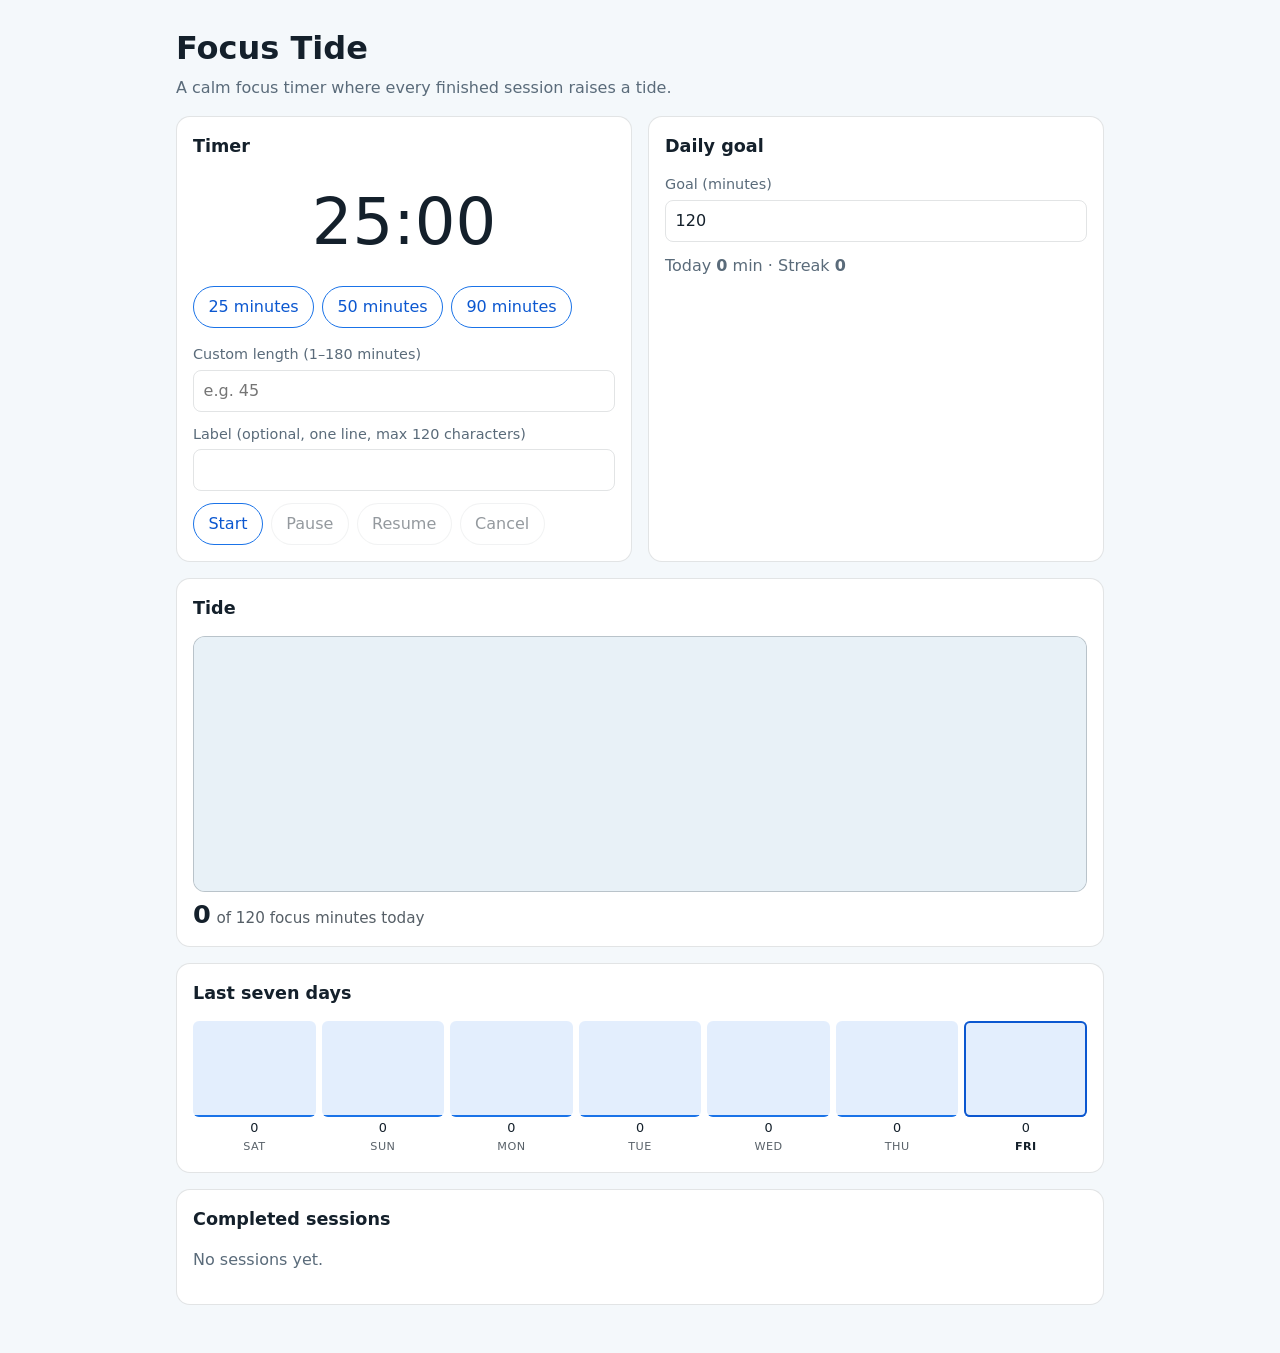
<file: index.html>
<!doctype html>
<html lang="en">
  <head>
    <meta charset="utf-8" />
    <meta name="viewport" content="width=device-width, initial-scale=1" />
    <meta name="color-scheme" content="light dark" />
    <title>Focus Tide</title>
    <link rel="stylesheet" href="styles/app.css" />
    <link rel="stylesheet" href="styles/accessibility.css" />
    <link rel="stylesheet" href="styles/tide.css" />
    <link rel="stylesheet" href="styles/week-view.css" />
  </head>
  <body>
    <main class="app">
      <header class="app__header">
        <h1>Focus Tide</h1>
        <p class="app__tagline">A calm focus timer where every finished session raises a tide.</p>
      </header>

      <section class="panel timer" aria-labelledby="timer-heading">
        <h2 id="timer-heading">Timer</h2>
        <p class="timer__remaining" id="remaining-display">25:00</p>
        <p class="sr-only" id="timer-status" role="status" aria-live="polite"></p>

        <div class="presets" role="group" aria-label="Preset durations">
          <button type="button" class="preset" data-preset="25">25 minutes</button>
          <button type="button" class="preset" data-preset="50">50 minutes</button>
          <button type="button" class="preset" data-preset="90">90 minutes</button>
        </div>

        <div class="field">
          <label for="custom-minutes">Custom length (1–180 minutes)</label>
          <input id="custom-minutes" type="number" min="1" max="180" inputmode="numeric" placeholder="e.g. 45" />
        </div>

        <div class="field">
          <label for="session-label">Label (optional, one line, max 120 characters)</label>
          <input id="session-label" type="text" autocomplete="off" maxlength="120" />
        </div>

        <div class="controls">
          <button type="button" id="start-button">Start</button>
          <button type="button" id="pause-button">Pause</button>
          <button type="button" id="resume-button">Resume</button>
          <button type="button" id="cancel-button">Cancel</button>
        </div>
      </section>

      <section class="panel goal" aria-labelledby="goal-heading">
        <h2 id="goal-heading">Daily goal</h2>
        <div class="field">
          <label for="daily-goal">Goal (minutes)</label>
          <input id="daily-goal" type="number" min="1" max="1440" inputmode="numeric" />
        </div>
        <p class="goal__summary">
          Today <strong id="today-minutes">0</strong> min · Streak <strong id="streak-count">0</strong>
        </p>
      </section>

      <section class="panel tide-section" aria-labelledby="tide-heading">
        <h2 id="tide-heading">Tide</h2>
        <div id="tide" class="tide"></div>
      </section>

      <section class="panel week-section" aria-labelledby="week-heading">
        <h2 id="week-heading">Last seven days</h2>
        <div id="week"></div>
      </section>

      <section class="panel sessions" aria-labelledby="sessions-heading">
        <h2 id="sessions-heading">Completed sessions</h2>
        <p id="sessions-empty" class="sessions__empty">No sessions yet.</p>
        <ul id="session-list" class="sessions__list"></ul>
      </section>
    </main>

    <script type="module" src="src/app.mjs"></script>
  </body>
</html>
</file>
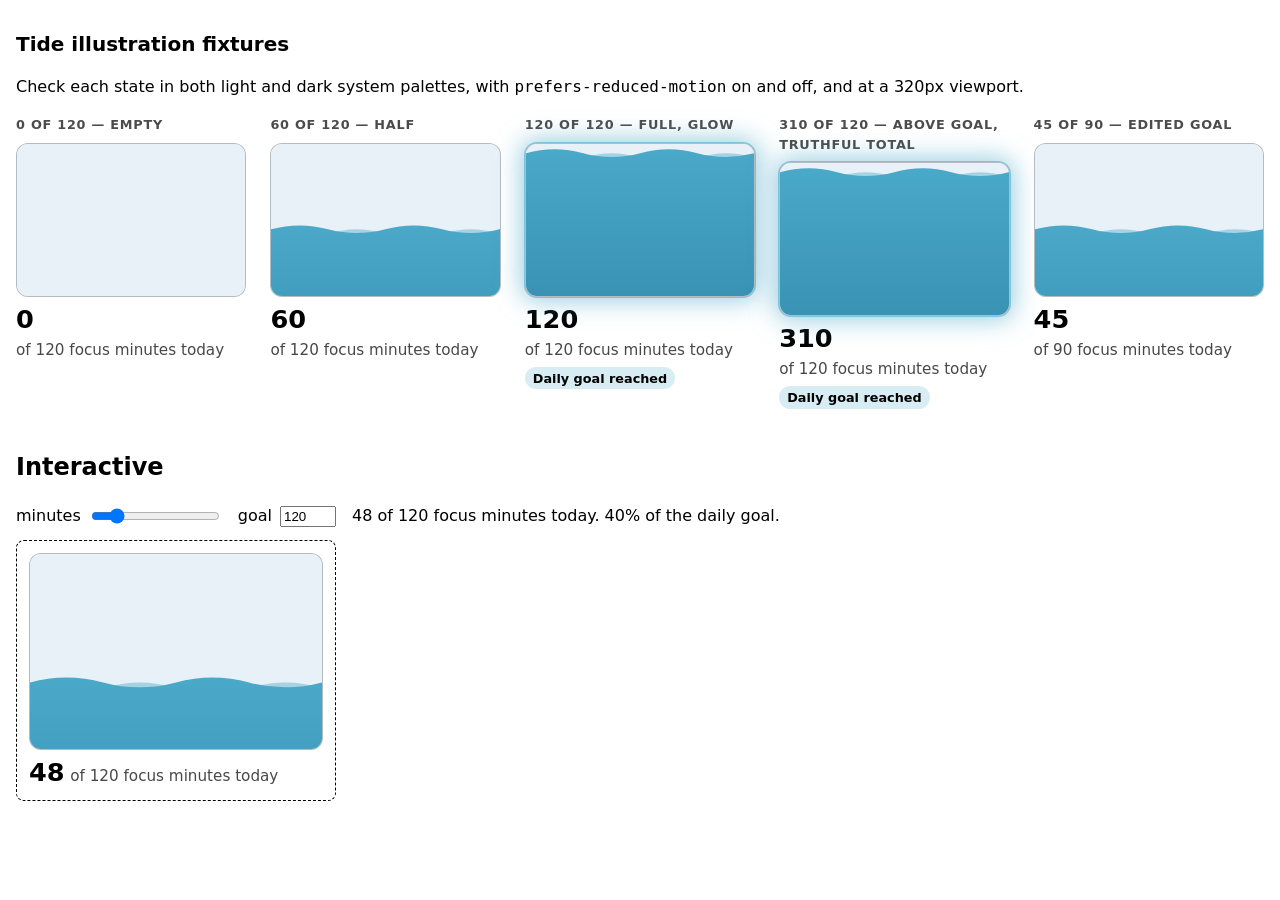
<file: fixtures/tide.html>
<!doctype html>
<html lang="en">
  <head>
    <meta charset="utf-8" />
    <meta name="viewport" content="width=device-width, initial-scale=1" />
    <title>Fixture — tide illustration</title>
    <link rel="stylesheet" href="../styles/tide.css" />
    <style>
      /* Fixture-only chrome. Nothing here is part of the component. */
      :root {
        /* So Canvas/CanvasText follow the system palette and the component is
         * reviewed against a matching page background. */
        color-scheme: light dark;
      }
      body {
        margin: 0;
        padding: 1rem;
        font: 16px/1.5 system-ui, sans-serif;
        background: Canvas;
        color: CanvasText;
        overflow-wrap: anywhere;
      }
      h1 {
        font-size: 1.25rem;
      }
      .grid {
        display: grid;
        grid-template-columns: repeat(auto-fit, minmax(14rem, 1fr));
        gap: 1.5rem;
        margin-bottom: 2.5rem;
      }
      .case > h2 {
        font-size: 0.8rem;
        text-transform: uppercase;
        letter-spacing: 0.06em;
        opacity: 0.7;
        margin: 0 0 0.5rem;
      }
      .phone {
        /* A 320px phone column that never itself overflows a narrow window. */
        width: min(320px, 100%);
        box-sizing: border-box;
        padding: 0.75rem;
        border: 1px dashed currentColor;
        border-radius: 0.5rem;
      }
      .controls {
        display: flex;
        flex-wrap: wrap;
        gap: 1rem;
        align-items: center;
        margin-bottom: 0.75rem;
      }
      .controls label {
        display: flex;
        gap: 0.5rem;
        align-items: center;
      }
    </style>
  </head>
  <body>
    <h1>Tide illustration fixtures</h1>
    <p>
      Check each state in both light and dark system palettes, with
      <code>prefers-reduced-motion</code> on and off, and at a 320px viewport.
    </p>

    <div class="grid">
      <section class="case"><h2>0 of 120 — empty</h2><div data-case="0"></div></section>
      <section class="case"><h2>60 of 120 — half</h2><div data-case="60"></div></section>
      <section class="case"><h2>120 of 120 — full, glow</h2><div data-case="120"></div></section>
      <section class="case"><h2>310 of 120 — above goal, truthful total</h2><div data-case="310"></div></section>
      <section class="case"><h2>45 of 90 — edited goal</h2><div data-case="45/90"></div></section>
    </div>

    <h2>Interactive</h2>
    <div class="controls">
      <label>minutes <input id="minutes" type="range" min="0" max="300" value="48" /></label>
      <label>goal <input id="goal" type="number" min="1" max="600" value="120" /></label>
      <output id="live"></output>
    </div>
    <div class="phone"><div id="interactive"></div></div>

    <script type="module">
      import { createTide, formatTideLabel } from '../src/tide.mjs';

      for (const host of document.querySelectorAll('[data-case]')) {
        const [minutes, goal = 120] = host.dataset.case.split('/').map(Number);
        createTide(host).update({ minutes, goal });
      }

      const tide = createTide(document.getElementById('interactive'));
      const minutesInput = document.getElementById('minutes');
      const goalInput = document.getElementById('goal');
      const live = document.getElementById('live');

      function render() {
        const state = tide.update({
          minutes: Number(minutesInput.value),
          goal: Number(goalInput.value),
        });
        live.textContent = formatTideLabel(state);
      }

      minutesInput.addEventListener('input', render);
      goalInput.addEventListener('input', render);
      render();
    </script>
  </body>
</html>
</file>
<file: styles/app.css>
:root {
  color-scheme: light dark;
  --bg: #f4f8fb;
  --panel: #ffffff;
  --text: #14202b;
  --muted: #5a6b7a;
  --accent: #1a73e8;
  --accent-strong: #0b57d0;
  --border: rgba(20, 32, 43, 0.12);
  --radius: 14px;
}

@media (prefers-color-scheme: dark) {
  :root {
    --bg: #0f1620;
    --panel: #16202c;
    --text: #e8eef5;
    --muted: #9db0c2;
    --accent: #8ab4f8;
    --accent-strong: #aecbfa;
    --border: rgba(232, 238, 245, 0.14);
  }
}

* {
  box-sizing: border-box;
}

body {
  margin: 0;
  background: var(--bg);
  color: var(--text);
  font-family: system-ui, -apple-system, "Segoe UI", Roboto, sans-serif;
  line-height: 1.5;
}

.app {
  max-width: 60rem;
  margin: 0 auto;
  padding: 1.5rem 1rem 3rem;
  display: grid;
  grid-template-columns: minmax(0, 1fr);
  gap: 1rem;
}

.app__header h1 {
  margin: 0;
}

.app__tagline {
  margin: 0.25rem 0 0;
  color: var(--muted);
}

.panel {
  min-width: 0;
  background: var(--panel);
  border: 1px solid var(--border);
  border-radius: var(--radius);
  padding: 1rem;
}

.panel h2 {
  margin-top: 0;
  font-size: 1.1rem;
}

.timer__remaining {
  font-size: clamp(2.5rem, 10vw, 4rem);
  font-variant-numeric: tabular-nums;
  text-align: center;
  margin: 0.5rem 0 1rem;
}

.presets {
  display: flex;
  flex-wrap: wrap;
  gap: 0.5rem;
  margin-bottom: 1rem;
}

.field {
  display: flex;
  flex-direction: column;
  gap: 0.25rem;
  margin-bottom: 0.75rem;
}

.field label {
  color: var(--muted);
  font-size: 0.9rem;
}

input {
  font: inherit;
  color: inherit;
  background: transparent;
  border: 1px solid var(--border);
  border-radius: 8px;
  padding: 0.5rem 0.6rem;
}

button {
  font: inherit;
  cursor: pointer;
  border: 1px solid var(--border);
  border-radius: 999px;
  background: var(--panel);
  color: inherit;
  padding: 0.5rem 0.9rem;
}

button:hover:not(:disabled) {
  border-color: var(--accent);
}

button:disabled {
  opacity: 0.45;
  cursor: not-allowed;
}

#start-button,
.preset {
  border-color: var(--accent);
  color: var(--accent-strong);
}

.controls {
  display: flex;
  flex-wrap: wrap;
  gap: 0.5rem;
  margin-top: 0.5rem;
}

.goal__summary {
  margin: 0.5rem 0 0;
  color: var(--muted);
}

.tide {
  min-height: 6rem;
}

.sessions__list {
  list-style: none;
  margin: 0;
  padding: 0;
  display: grid;
  gap: 0.35rem;
}

.sessions__list li {
  border-bottom: 1px solid var(--border);
  padding-bottom: 0.35rem;
  overflow-wrap: anywhere;
}

.sessions__empty {
  color: var(--muted);
}

@media (min-width: 48rem) {
  .app {
    grid-template-columns: minmax(0, 1fr) minmax(0, 1fr);
    grid-template-areas:
      "header header"
      "timer goal"
      "tide tide"
      "week week"
      "sessions sessions";
  }

  .app__header { grid-area: header; }
  .timer { grid-area: timer; }
  .goal { grid-area: goal; }
  .tide-section { grid-area: tide; }
  .week-section { grid-area: week; }
  .sessions { grid-area: sessions; }
}
</file>
<file: styles/accessibility.css>
/*
 * Shared accessible controls for Focus Tide.
 *
 * Shell contract (index.html / src/app.mjs, owned by task 7):
 * - Timer controls are real <button> elements with visible text or aria-label,
 *   so Space and Enter activate them natively. bindKeyboard intentionally
 *   ignores Space while a button is focused to avoid firing twice.
 * - The remaining time and timer status live in a polite live region with
 *   class="sr-only" plus a visible timer display, e.g.
 *     <p class="sr-only" role="status" aria-live="polite">25:00 remaining</p>
 * - The completion announcement reuses the same polite status region.
 * - Keyboard shortcuts (Space, Escape, 1/2/3) are bound to the document by
 *   bindKeyboard and must not steal keys from inputs, textareas, selects or
 *   contenteditable elements.
 */

:root {
  --focus-outline-color: #1a73e8;
  --focus-outline-width: 3px;
  --focus-outline-offset: 2px;
}

:focus-visible {
  outline: var(--focus-outline-width) solid var(--focus-outline-color);
  outline-offset: var(--focus-outline-offset);
}

.sr-only {
  position: absolute;
  width: 1px;
  height: 1px;
  padding: 0;
  margin: -1px;
  overflow: hidden;
  clip: rect(0, 0, 0, 0);
  clip-path: inset(50%);
  white-space: nowrap;
  border: 0;
}

@media (prefers-reduced-motion: reduce) {
  *,
  *::before,
  *::after {
    animation-duration: 0.01ms !important;
    animation-iteration-count: 1 !important;
    transition-duration: 0.01ms !important;
    scroll-behavior: auto !important;
  }
}
</file>
<file: styles/tide.css>
/* Focus Tide — tide illustration component (task 4).
 *
 * Every selector is scoped under .tide so a page shell can compose its own
 * layout around the component. All colours are component-scoped custom
 * properties: a shell may override them on .tide if it wants to.
 */

.tide {
  /* The figure is a self-contained picture, so it owns its own colours... */
  --tide-sky: #e8f1f7;
  --tide-water-top: #4aa8c8;
  --tide-water-bottom: #1d6f93;
  --tide-water-back: #8fcadd;
  --tide-glow: rgba(74, 168, 200, 0.55);
  --tide-badge-bg: rgba(74, 168, 200, 0.22);
  --tide-rise-duration: 700ms;

  /* ...but the text and border are drawn on the shell's background, so they
   * derive from the inherited colour instead of assuming one. A component
   * that hardcodes its text colour goes unreadable the moment the shell's
   * background does not match its own palette assumption. */
  --tide-border: color-mix(in srgb, currentColor 22%, transparent);
  --tide-muted: color-mix(in srgb, currentColor 72%, transparent);

  display: flex;
  flex-direction: column;
  gap: 0.5rem;
  min-width: 0; /* let the component shrink inside narrow flex/grid parents */
}

/* Engines without color-mix fall back to the inherited colour outright. */
@supports not (color: color-mix(in srgb, currentColor 50%, transparent)) {
  .tide {
    --tide-border: currentColor;
    --tide-muted: inherit;
  }
}

@media (prefers-color-scheme: dark) {
  .tide {
    --tide-sky: #10202b;
    --tide-water-top: #2e88a8;
    --tide-water-bottom: #0d4760;
    --tide-water-back: #1d5a74;
    --tide-glow: rgba(96, 196, 228, 0.5);
    --tide-badge-bg: rgba(96, 196, 228, 0.2);
  }
}

.tide__figure {
  position: relative;
  /* Fluid height: short on phones, never taller than it is useful. */
  aspect-ratio: 3 / 2;
  min-height: 7rem;
  max-height: 16rem;
  overflow: hidden;
  border: 1px solid var(--tide-border);
  border-radius: 0.75rem;
  background: var(--tide-sky);
  transition: box-shadow 400ms ease-out;
}

/* Fallback for engines without aspect-ratio support. */
@supports not (aspect-ratio: 3 / 2) {
  .tide__figure {
    height: 11rem;
  }
}

.tide__svg {
  display: block;
  width: 100%;
  height: 100%;
}

.tide__sky {
  fill: var(--tide-sky);
}

.tide__water {
  transition: transform var(--tide-rise-duration) ease-out;
}

.tide__wave--back {
  fill: var(--tide-water-back);
  opacity: 0.75;
  animation: tide-drift 11s linear infinite;
}

/* The instance's gradient arrives as --tide-wave-fill from the component; the
 * flat colour is the fallback if it is ever missing. */
.tide__wave--front {
  fill: var(--tide-wave-fill, var(--tide-water-top));
  animation: tide-drift 7s linear infinite;
}

.tide__stop--top {
  stop-color: var(--tide-water-top);
}

.tide__stop--bottom {
  stop-color: var(--tide-water-bottom);
}

/* The wave paths span twice the viewBox width, so shifting by one period
 * (50 units) loops seamlessly. */
@keyframes tide-drift {
  from {
    transform: translateX(0);
  }
  to {
    transform: translateX(-50px);
  }
}

/* Goal reached: a soft glow, not a hard highlight. */
.tide--at-goal .tide__figure {
  box-shadow: 0 0 0 1px var(--tide-glow), 0 0 1.5rem 0.25rem var(--tide-glow);
}

.tide--at-goal .tide__wave--front {
  animation: tide-drift 7s linear infinite, tide-glow 4s ease-in-out infinite;
}

@keyframes tide-glow {
  0%,
  100% {
    opacity: 0.9;
  }
  50% {
    opacity: 1;
  }
}

.tide__readout {
  margin: 0;
  display: flex;
  flex-wrap: wrap;
  align-items: baseline;
  gap: 0.35rem;
  font-size: 0.95rem;
}

/* Only the scale is dimmed; the figure it belongs to is already quiet. */
.tide__scale {
  color: var(--tide-muted);
}

.tide__minutes {
  font-size: 1.6rem;
  font-weight: 600;
  line-height: 1.1;
  font-variant-numeric: tabular-nums;
  color: inherit;
}

.tide__badge {
  flex: 0 0 auto;
  padding: 0.1rem 0.5rem;
  border-radius: 999px;
  background: var(--tide-badge-bg);
  color: inherit;
  font-size: 0.8rem;
  font-weight: 600;
}

/* Respect a system request for reduced motion: the level still changes, it
 * just arrives without animating, and the waves hold still. */
@media (prefers-reduced-motion: reduce) {
  .tide {
    --tide-rise-duration: 0ms;
  }

  .tide__water,
  .tide__figure {
    transition: none;
  }

  .tide__wave--back,
  .tide__wave--front,
  .tide--at-goal .tide__wave--front {
    animation: none;
  }
}
</file>
<file: styles/week-view.css>
.week-view {
  --week-view-track: rgba(26, 115, 232, 0.12);
  --week-view-fill: #1a73e8;
  --week-view-today: #0b57d0;
  --week-view-text: currentColor;
  display: block;
  width: 100%;
}

.week-view__days {
  display: flex;
  align-items: flex-end;
  gap: 6px;
  margin: 0;
  padding: 0;
  list-style: none;
}

.week-view__day {
  display: flex;
  flex: 1 1 0;
  flex-direction: column;
  align-items: center;
  gap: 4px;
  min-width: 0;
}

.week-view__bar {
  display: flex;
  align-items: flex-end;
  width: 100%;
  height: 6rem;
  overflow: hidden;
  background: var(--week-view-track);
  border-radius: 6px;
}

.week-view__fill {
  width: 100%;
  min-height: 2px;
  background: var(--week-view-fill);
  border-radius: 6px;
  transition: height 240ms ease-out;
}

.week-view__day--today .week-view__fill {
  background: var(--week-view-today);
}

.week-view__day--today .week-view__bar {
  box-shadow: inset 0 0 0 2px var(--week-view-today);
}

.week-view__value {
  font-size: 0.8rem;
  font-variant-numeric: tabular-nums;
  line-height: 1.1;
  color: var(--week-view-text);
}

.week-view__weekday {
  font-size: 0.7rem;
  letter-spacing: 0.04em;
  text-transform: uppercase;
  opacity: 0.7;
  color: var(--week-view-text);
}

.week-view__day--today .week-view__weekday {
  font-weight: 700;
  opacity: 1;
}

@media (prefers-color-scheme: dark) {
  .week-view {
    --week-view-track: rgba(138, 180, 248, 0.16);
    --week-view-fill: #8ab4f8;
    --week-view-today: #aecbfa;
  }
}

@media (max-width: 360px) {
  .week-view__days {
    gap: 3px;
  }

  .week-view__bar {
    height: 4.5rem;
  }

  .week-view__value,
  .week-view__weekday {
    font-size: 0.65rem;
  }
}

@media (prefers-reduced-motion: reduce) {
  .week-view__fill {
    transition: none;
  }
}
</file>
